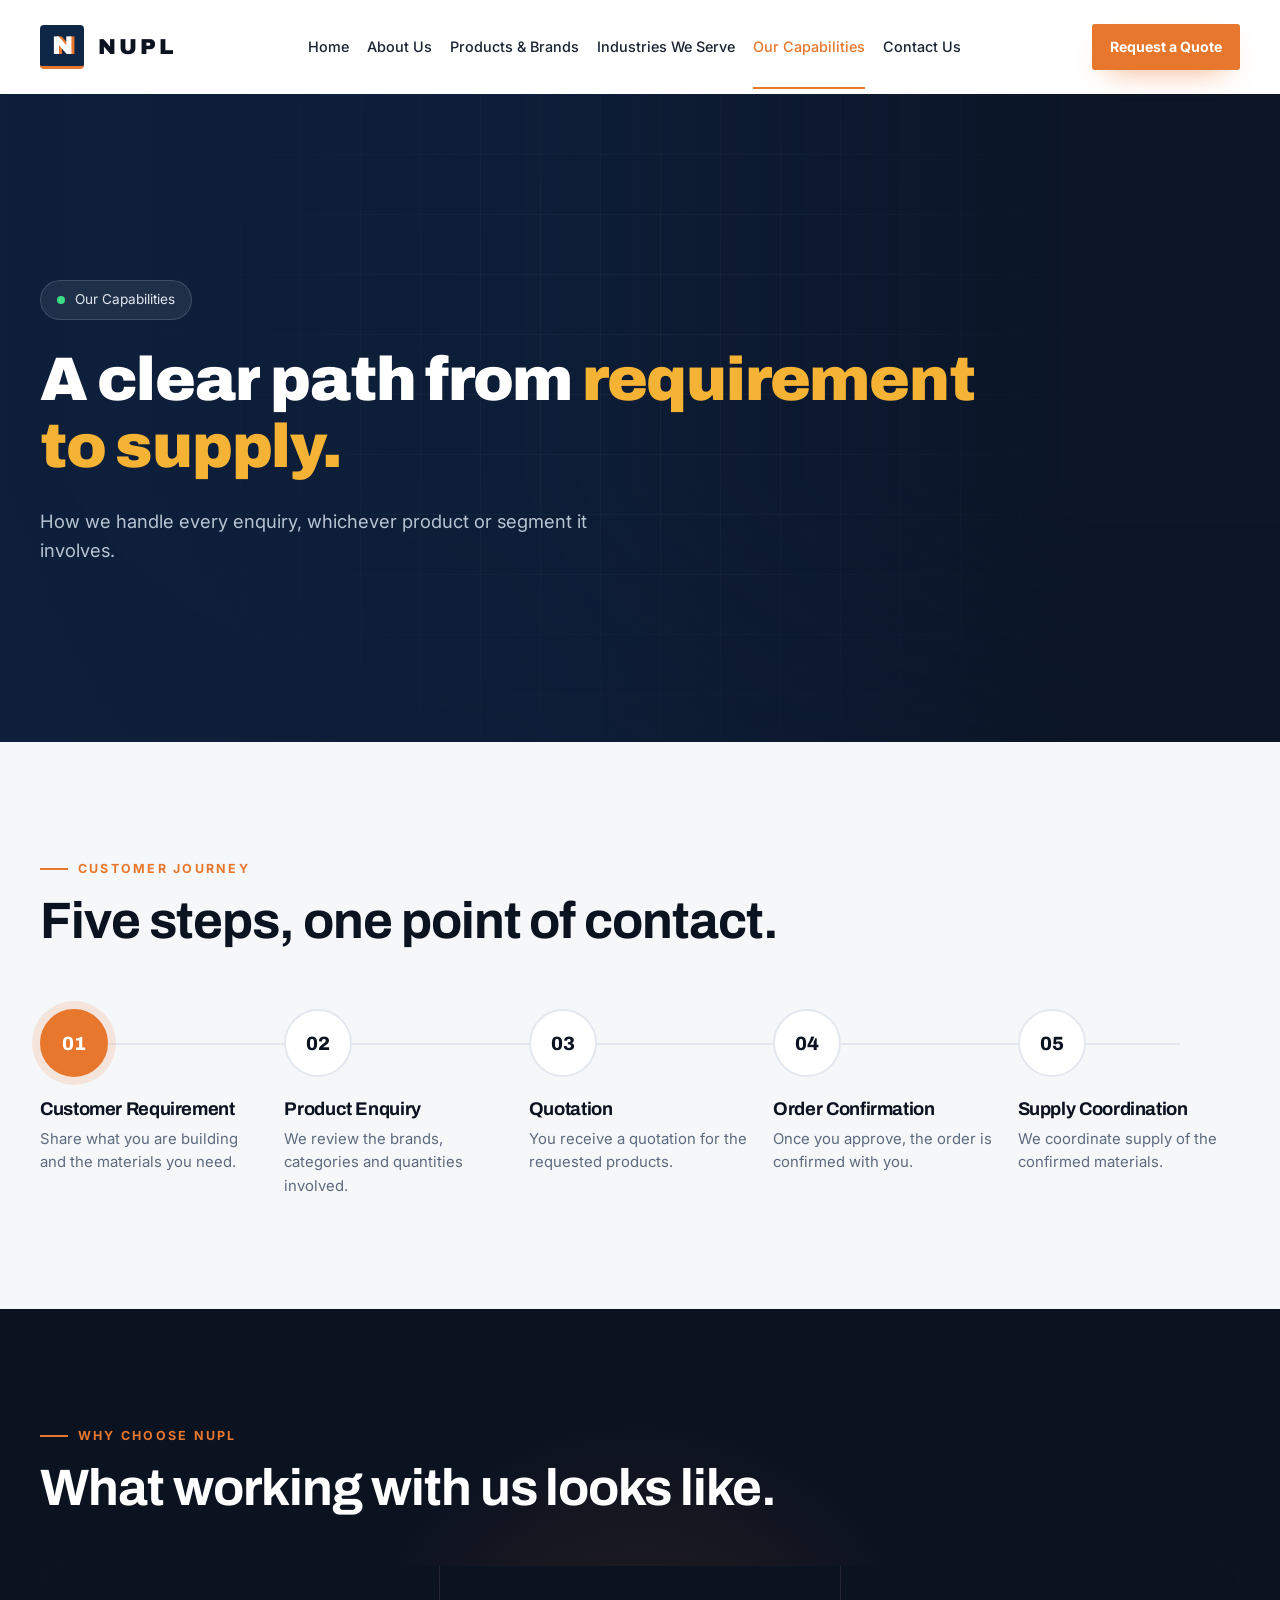
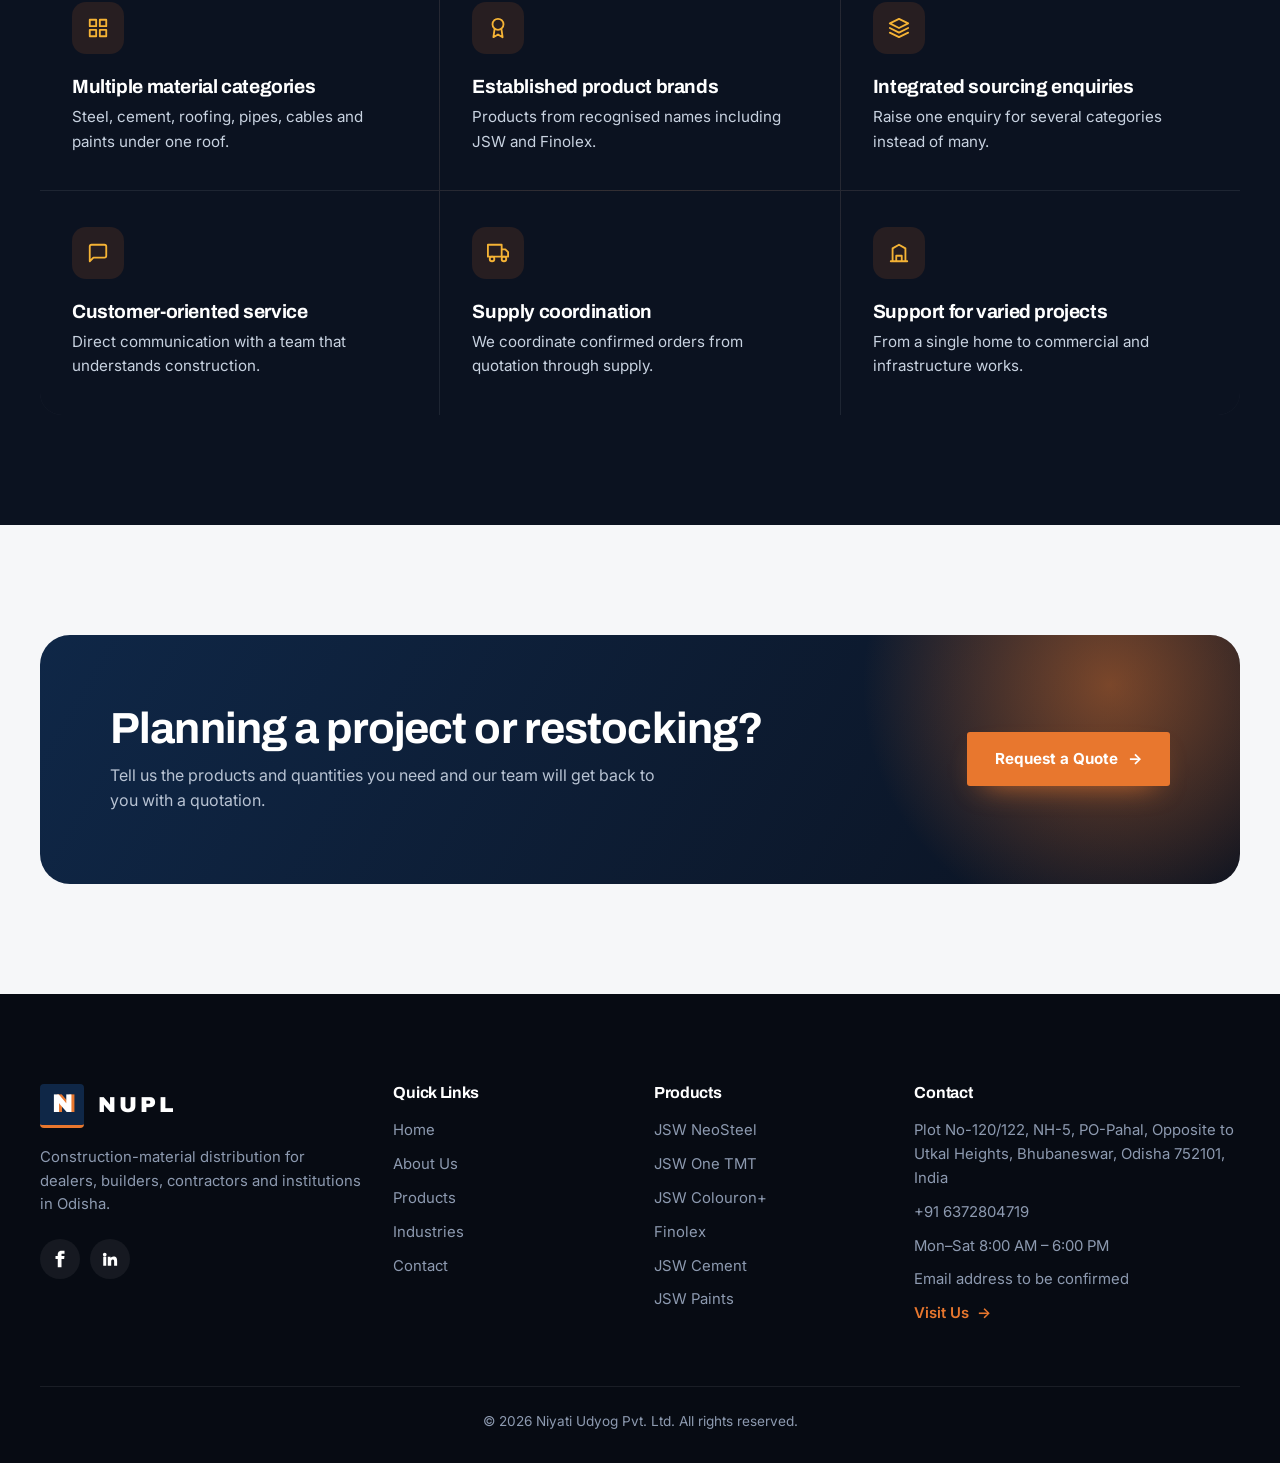
<file: capabilities.html>
<!doctype html>
<html lang="en"><head><meta charset="utf-8"><meta name="viewport" content="width=device-width,initial-scale=1">
<title>Our Capabilities | NUPL – Niyati Udyog Pvt. Ltd.</title>
<meta name="description" content="How NUPL handles every enquiry – from customer requirement to supply coordination.">
<link rel="preconnect" href="https://fonts.googleapis.com"><link rel="preconnect" href="https://fonts.gstatic.com" crossorigin>
<link href="https://fonts.googleapis.com/css2?family=Archivo:wght@600;700;800;900&family=Inter:wght@400;500;600;700&display=swap" rel="stylesheet">
<link rel="stylesheet" href="assets/style.css"></head>
<body data-page="capabilities">
<section class="hero">
  <div class="bg" role="img" aria-label="Warehouse with colour-coated roofing" style="background-image:url(https://images.unsplash.com/photo-1587293852726-70cdb56c2866?auto=format&fit=crop&w=1800&q=70)"></div>
  <div class="wrap">
    <span class="chip fade-in"><i></i>Our Capabilities</span>
    <h1>A clear path from <em>requirement to supply.</em></h1>
    <p class="sub fade-in" style="animation-delay:.8s">How we handle every enquiry, whichever product or segment it involves.</p>
  </div>
</section>
<section><div class="wrap">
  <div data-r style="margin-bottom:60px"><span class="eyebrow">Customer journey</span><h2 class="h2">Five steps, one point of contact.</h2></div>
  <div class="steps" id="steps"></div>
</div></section>
<section class="dark"><div class="spot"></div><div class="wrap" style="position:relative">
  <div data-r><span class="eyebrow">Why choose NUPL</span><h2 class="h2">What working with us looks like.</h2></div>
  <div class="why" id="why" style="margin-top:50px"></div>
</div></section>
<div style="height:110px"></div>
<script src="assets/app.js"></script>
</body></html>
</file>
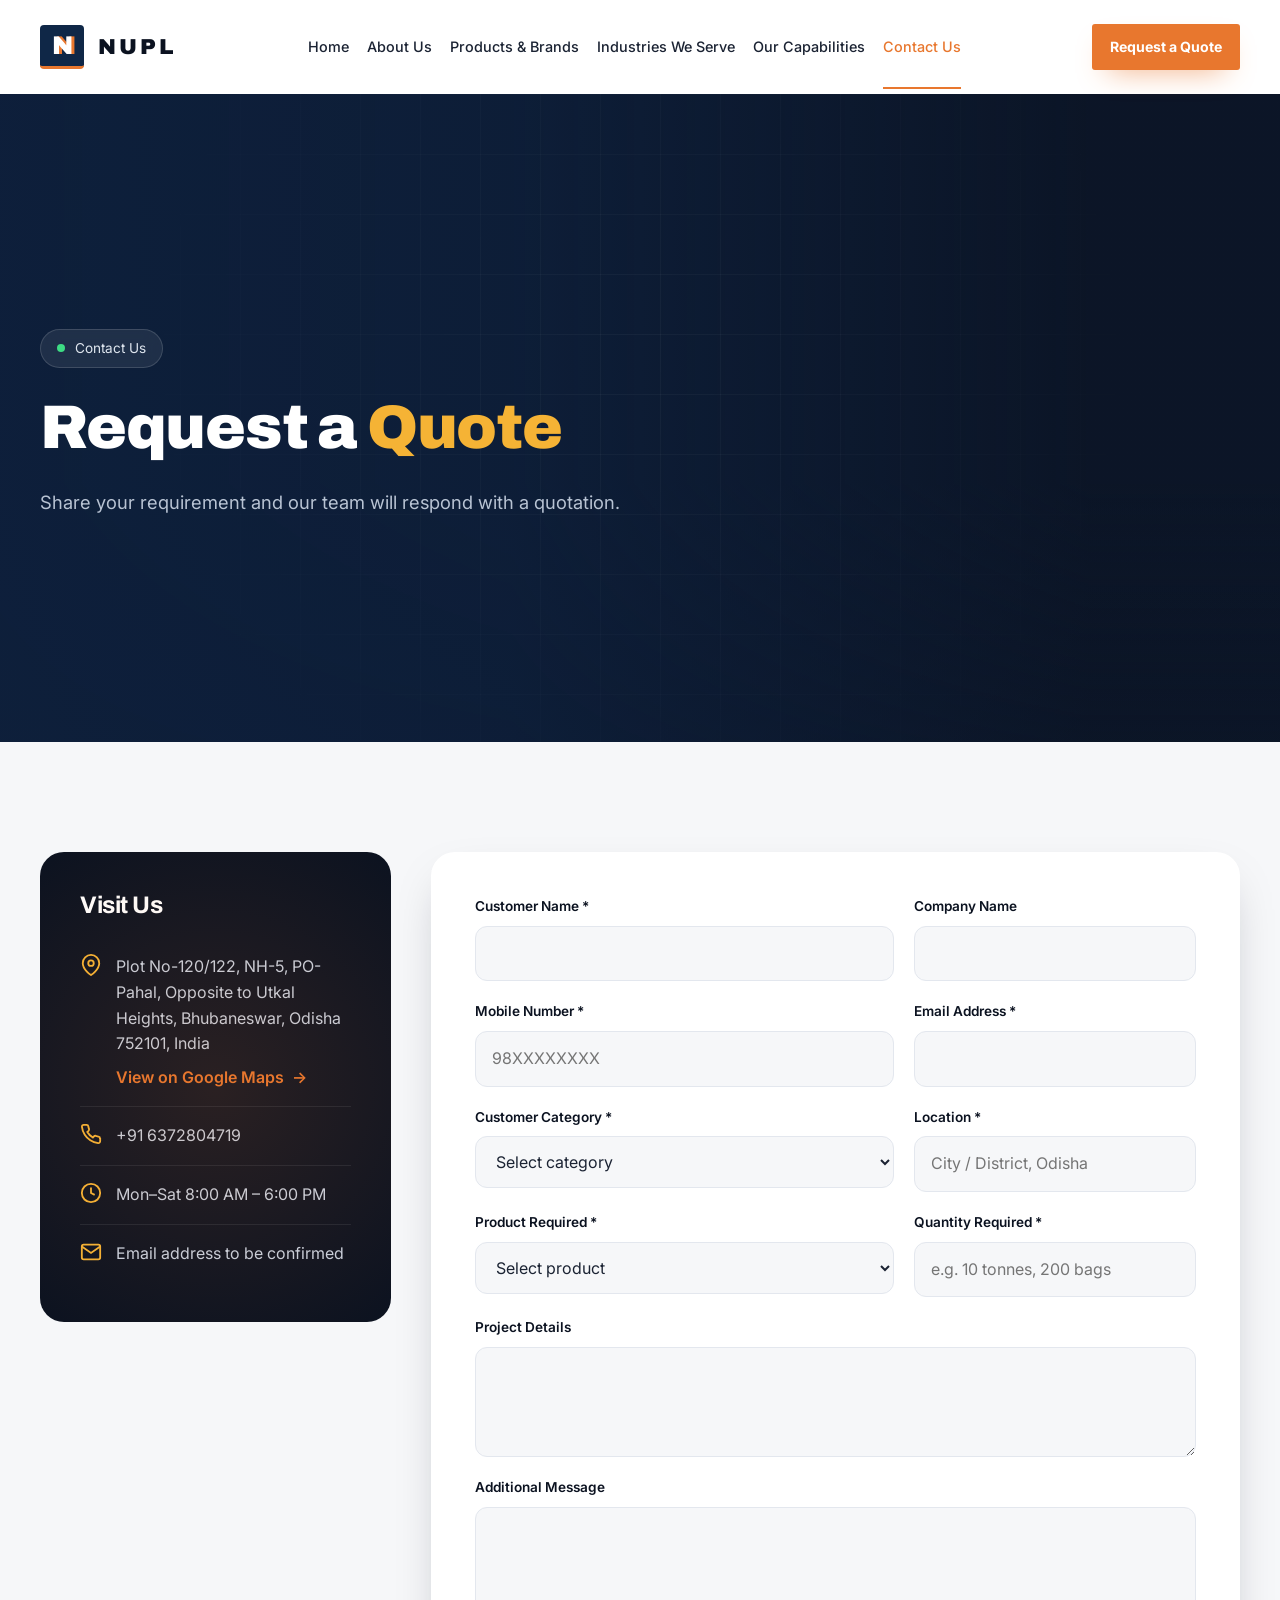
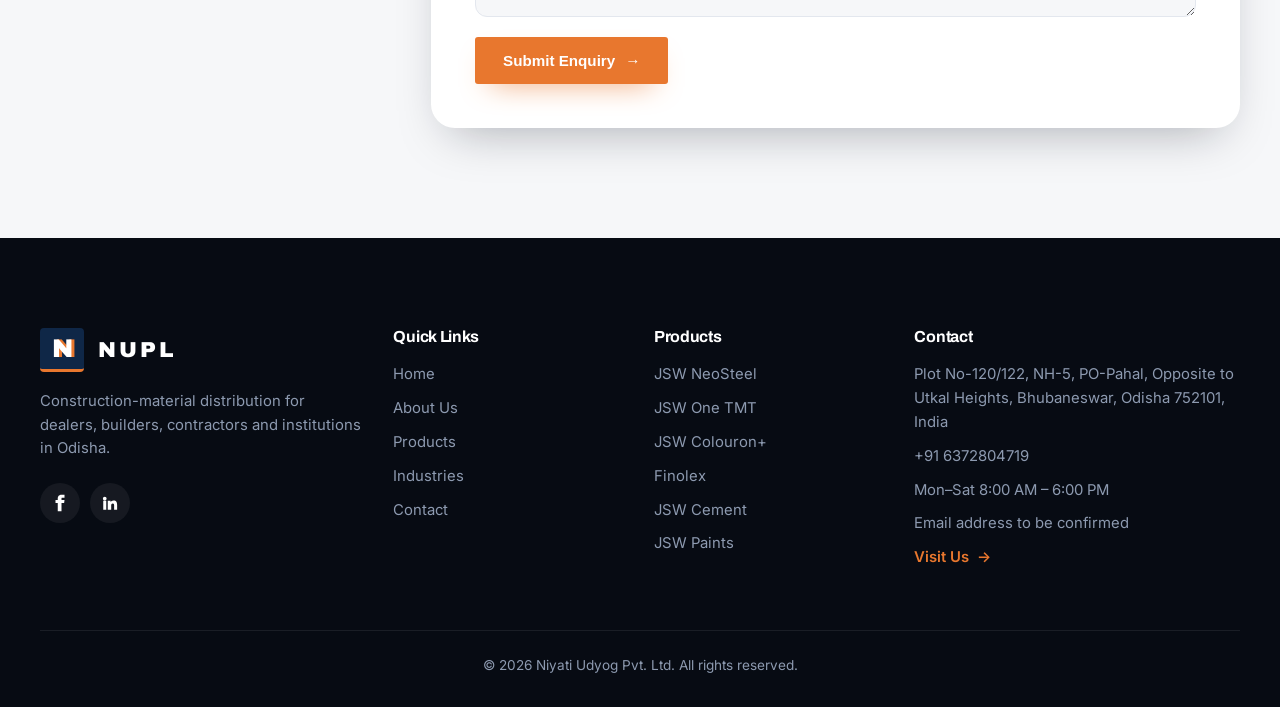
<file: contact.html>
<!doctype html>
<html lang="en"><head><meta charset="utf-8"><meta name="viewport" content="width=device-width,initial-scale=1">
<title>Contact Us – Request a Quote | NUPL</title>
<meta name="description" content="Request a quote from Niyati Udyog Pvt. Ltd., Bhubaneswar, Odisha.">
<link rel="preconnect" href="https://fonts.googleapis.com"><link rel="preconnect" href="https://fonts.gstatic.com" crossorigin>
<link href="https://fonts.googleapis.com/css2?family=Archivo:wght@600;700;800;900&family=Inter:wght@400;500;600;700&display=swap" rel="stylesheet">
<link rel="stylesheet" href="assets/style.css"></head>
<body data-page="contact" data-nocta="1">
<section class="hero">
  <div class="bg" style="background-image:url(https://images.unsplash.com/photo-1599707254554-027aeb4deacd?auto=format&fit=crop&w=1800&q=70)"></div>
  <div class="wrap">
    <span class="chip fade-in"><i></i>Contact Us</span>
    <h1>Request a <em>Quote</em></h1>
    <p class="sub fade-in" style="animation-delay:.6s">Share your requirement and our team will respond with a quotation.</p>
  </div>
</section>
<section><div class="wrap cgrid">
  <aside class="info dark" data-r="l"><div class="spot"></div>
    <h3>Visit Us</h3>
    <div class="row"><svg width="22" height="22" viewBox="0 0 24 24" fill="none" stroke="currentColor" stroke-width="2"><path d="M21 10c0 7-9 13-9 13S3 17 3 10a9 9 0 0 1 18 0z"/><circle cx="12" cy="10" r="3"/></svg><div>Plot No-120/122, NH-5, PO-Pahal, Opposite to Utkal Heights, Bhubaneswar, Odisha 752101, India<br><a class="link" target="_blank" rel="noopener" style="margin-top:8px" href="https://www.google.com/maps/search/?api=1&amp;query=Niyati%20Udyog%20Pvt%20Ltd%2C%20NH-5%2C%20Pahal%2C%20Bhubaneswar%2C%20Odisha%20752101">View on Google Maps <span class="ar">→</span></a></div></div>
    <div class="row"><svg width="22" height="22" viewBox="0 0 24 24" fill="none" stroke="currentColor" stroke-width="2"><path d="M22 16.9v3a2 2 0 0 1-2.2 2 19.8 19.8 0 0 1-8.6-3.1 19.5 19.5 0 0 1-6-6A19.8 19.8 0 0 1 2.1 4.2 2 2 0 0 1 4.1 2h3a2 2 0 0 1 2 1.7c.1.9.4 1.8.7 2.7a2 2 0 0 1-.5 2.1L8 9.8a16 16 0 0 0 6 6l1.3-1.3a2 2 0 0 1 2.1-.4c.9.3 1.8.6 2.7.7a2 2 0 0 1 1.7 2z"/></svg><a href="tel:+916372804719">+91 6372804719</a></div>
    <div class="row"><svg width="22" height="22" viewBox="0 0 24 24" fill="none" stroke="currentColor" stroke-width="2"><circle cx="12" cy="12" r="10"/><path d="M12 6v6l4 2"/></svg>Mon–Sat 8:00 AM – 6:00 PM</div>
    <div class="row" style="border:0"><svg width="22" height="22" viewBox="0 0 24 24" fill="none" stroke="currentColor" stroke-width="2"><rect x="2" y="4" width="20" height="16" rx="2"/><path d="m22 6-10 7L2 6"/></svg>Email address to be confirmed</div>
  </aside>
  <form class="q" novalidate data-r="r">
    <div class="f"><label for="n">Customer Name *</label><input id="n" name="name" required></div>
    <div class="f"><label for="co">Company Name</label><input id="co" name="company"></div>
    <div class="f"><label for="m">Mobile Number *</label><input id="m" name="mobile" type="tel" placeholder="98XXXXXXXX" required></div>
    <div class="f"><label for="e">Email Address *</label><input id="e" name="email" type="email" required></div>
    <div class="f"><label for="category">Customer Category *</label><select id="category" name="category" required><option value="">Select category</option></select></div>
    <div class="f"><label for="l">Location *</label><input id="l" name="location" placeholder="City / District, Odisha" required></div>
    <div class="f"><label for="product">Product Required *</label><select id="product" name="product" required><option value="">Select product</option></select></div>
    <div class="f"><label for="qt">Quantity Required *</label><input id="qt" name="qty" placeholder="e.g. 10 tonnes, 200 bags" required></div>
    <div class="f full"><label for="pd">Project Details</label><textarea id="pd" name="project"></textarea></div>
    <div class="f full"><label for="msg">Additional Message</label><textarea id="msg" name="message"></textarea></div>
    <div class="ok">✔ Thank you! Your enquiry has been received. Our team will get back to you with a quotation.</div>
    <div class="f full"><button class="btn" data-mag type="submit" style="align-self:start">Submit Enquiry <span class="ar">→</span></button></div>
  </form>
</div></section>
<script src="assets/app.js"></script>
</body></html>
</file>
<file: assets/style.css>
:root{
  --ink:#0b1220;--ink2:#121c2e;--navy:#0f2747;--steel:#5b6b80;--line:#e3e7ee;
  --bg:#f6f7f9;--card:#fff;--txt:#1b2333;--muted:#5d6a7e;
  --acc:#e8772e;--acc2:#f5b335;--blue:#1d5fd1;
  --r:18px;--sh:0 20px 50px -20px rgba(11,18,32,.35);
  --ease:cubic-bezier(.2,.8,.2,1);
}
*{box-sizing:border-box;margin:0;padding:0}
html{scroll-behavior:smooth}
body{font-family:Inter,system-ui,sans-serif;color:var(--txt);background:var(--bg);line-height:1.6;overflow-x:hidden}
h1,h2,h3,h4{font-family:Archivo,Inter,sans-serif;line-height:1.1;letter-spacing:-.02em;color:var(--ink)}
a{color:inherit;text-decoration:none}
img{display:block;max-width:100%}
:root{--wrap:1200px;--hh:94px}
.wrap{width:min(var(--wrap),100% - 32px);margin-inline:auto}
section{padding:110px 0;position:relative}
.eyebrow{display:inline-flex;align-items:center;gap:10px;font-size:.78rem;font-weight:700;letter-spacing:.18em;text-transform:uppercase;color:var(--acc)}
.eyebrow::before{content:"";width:28px;height:2px;background:currentColor}
.h2{font-size:clamp(2rem,4.2vw,3.2rem);margin:14px 0 18px}
.lead{font-size:1.1rem;color:var(--muted);max-width:720px}
.head-row{display:flex;justify-content:space-between;align-items:end;gap:24px;flex-wrap:wrap;margin-bottom:50px}

/* progress + header */
#prog{position:fixed;top:0;left:0;height:3px;width:0;background:linear-gradient(90deg,var(--acc),var(--acc2));z-index:100}
header.nav{position:fixed;inset:0 0 auto;z-index:90;transition:.4s var(--ease);padding:22px 0;background:#fff}
header.nav.solid{background:rgba(255,255,255,.94);backdrop-filter:blur(14px);padding:12px 0;box-shadow:0 10px 30px -18px rgba(11,18,32,.4)}
.nav .wrap{display:flex;align-items:center;justify-content:space-between;gap:20px}
.logo{display:flex;align-items:center;gap:14px;color:var(--ink)}
.logo b{font-family:Archivo;font-size:1.5rem;font-weight:900;letter-spacing:.02em;letter-spacing:.14em;color:var(--ink)}
.logo small{white-space:nowrap;display:block;font-size:.62rem;letter-spacing:.24em;color:var(--steel);line-height:1.4;font-weight:600}
.logo .mark{width:50px;height:50px;border-radius:4px;background:var(--navy);display:grid;place-items:center;font:900 1.8rem/1 Archivo;color:#fff;border-bottom:3px solid var(--acc);text-shadow:3px 0 0 var(--acc);transition:transform .6s var(--ease)}
.logo:hover .mark{transform:rotate(-12deg) scale(1.08)}
.menu{display:flex;gap:4px;list-style:none}
.menu a{color:var(--txt);font-size:.98rem;font-weight:500;padding:10px 12px;position:relative;transition:.3s}
.menu a::after{content:"";position:absolute;left:12px;right:12px;bottom:-24px;height:2px;background:var(--acc);transform:scaleX(0);transition:transform .35s var(--ease);transform-origin:left}
.menu a:hover,.menu a.on{color:var(--acc)}
.menu a:hover::after,.menu a.on::after{transform:scaleX(1)}
.burger{display:none;background:none;border:0;width:42px;height:42px;cursor:pointer}
.burger span{display:block;height:2px;background:var(--ink);margin:6px 8px;transition:.3s}
@media(max-width:1180px){
  .menu{position:fixed;inset:0;background:#fff;flex-direction:column;justify-content:center;align-items:center;gap:8px;transform:translateY(-100%);transition:.5s var(--ease)}
  .menu a{font-size:1.4rem}.menu a::after{bottom:2px}
  body.open .menu{transform:none}
  .burger{display:block;z-index:2}
  body.open .burger span:nth-child(1){transform:translateY(8px) rotate(45deg)}
  body.open .burger span:nth-child(2){opacity:0}
  body.open .burger span:nth-child(3){transform:translateY(-8px) rotate(-45deg)}
  .nav .btn{display:none}
}

/* buttons */
.btn{--bg:var(--acc);white-space:nowrap;display:inline-flex;align-items:center;gap:10px;padding:15px 28px;border-radius:3px;font-weight:700;font-size:.95rem;background:var(--bg);color:#fff;border:0;cursor:pointer;position:relative;overflow:hidden;isolation:isolate;transition:transform .3s var(--ease),box-shadow .3s;box-shadow:0 12px 30px -16px var(--acc)}
.btn::before{content:"";position:absolute;inset:0;background:linear-gradient(120deg,var(--acc2),var(--acc));transform:translateX(-101%);transition:transform .5s var(--ease);z-index:-1}
.btn:hover::before{transform:none}
.btn:hover{box-shadow:0 18px 40px -12px var(--acc)}
.btn .ar{transition:transform .3s}
.btn:hover .ar{transform:translateX(5px)}
.btn.ghost{background:transparent;color:#fff;box-shadow:inset 0 0 0 1.5px rgba(255,255,255,.7)}
.btn.ghost::before{background:#fff}
.btn.ghost:hover{color:var(--ink)}
.btn.dark{background:var(--ink);box-shadow:none}
.link{font-weight:600;color:var(--acc);display:inline-flex;gap:8px;align-items:center}
.link:hover .ar{transform:translateX(5px)}
.link .ar{transition:.3s}

/* hero */
.hero{margin-top:var(--hh);min-height:72vh;display:flex;align-items:center;background:var(--ink);color:#fff;overflow:hidden;padding:100px 0 90px;perspective:1400px}
.hero.full{min-height:calc(100vh - var(--hh))}
.brand{display:flex;align-items:center;gap:20px}.brand .mark{width:80px;height:80px;border-radius:6px;background:rgba(11,18,32,.85);display:grid;place-items:center;font:900 2.8rem/1 Archivo;color:#fff;text-shadow:4px 0 0 var(--acc);box-shadow:0 20px 40px -10px #000}.brand b{display:block;font:800 1.5rem Archivo;color:#fff}.brand span{font-size:.9rem;font-weight:600;color:#dfe6ef}
.hero .bg{position:absolute;inset:-6%;background-size:cover;background-position:center right;transform:scale(1.1);animation:kb 22s ease-in-out infinite alternate;will-change:transform}
@keyframes kb{to{transform:scale(1.2) translate(-2%,-2%)}}
.hero::before{content:"";position:absolute;inset:0;background:linear-gradient(90deg,rgba(14,32,60,.96) 0%,rgba(14,32,60,.85) 40%,rgba(14,32,60,.25) 85%),linear-gradient(0deg,rgba(11,18,32,.7),transparent 40%);z-index:1}
.hero::after{content:"";position:absolute;inset:0;background-image:linear-gradient(rgba(255,255,255,.04) 1px,transparent 1px),linear-gradient(90deg,rgba(255,255,255,.04) 1px,transparent 1px);background-size:60px 60px;mask:radial-gradient(circle at 50% 40%,#000,transparent 75%);z-index:1}
.hero .wrap{position:relative;z-index:3}
.hero h1{color:#fff;font-size:clamp(2.3rem,4.8vw,4.3rem);font-weight:900;margin:26px 0 26px;max-width:1000px}
.hero h1 .w{display:inline-block;overflow:hidden;vertical-align:bottom}
.hero h1 .w>span{display:inline-block;transform:translateY(110%);animation:up .9s var(--ease) forwards}
.hero h1 em{font-style:normal;color:var(--acc2)}
@keyframes up{to{transform:none}}
.hero p.sub{color:#b8c3d3;font-size:1.15rem;max-width:620px}
.hero .cta{display:flex;gap:14px;flex-wrap:wrap;margin-top:34px}
.chip{display:inline-flex;align-items:center;gap:10px;padding:8px 16px;border-radius:999px;background:rgba(255,255,255,.08);border:1px solid rgba(255,255,255,.14);backdrop-filter:blur(8px);font-size:.85rem;color:#dfe6ef}
.chip i{width:8px;height:8px;border-radius:50%;background:#3ddc84;box-shadow:0 0 0 0 #3ddc84;animation:ping 2s infinite}
@keyframes ping{70%{box-shadow:0 0 0 10px transparent}}
.meta{display:flex;gap:26px;flex-wrap:wrap;margin-top:40px;color:#c8d2e0;font-size:.92rem}
.meta a:hover{color:var(--acc2)}
.fade-in{opacity:0;transform:translateY(24px);animation:fi 1s var(--ease) forwards}
@keyframes fi{to{opacity:1;transform:none}}
.scroll-cue{position:absolute;left:50%;bottom:28px;z-index:3;width:26px;height:42px;border:2px solid rgba(255,255,255,.4);border-radius:14px;transform:translateX(-50%)}
.scroll-cue::after{content:"";position:absolute;left:50%;top:8px;width:4px;height:8px;border-radius:2px;background:#fff;transform:translateX(-50%);animation:cue 1.8s infinite}
@keyframes cue{to{transform:translate(-50%,14px);opacity:0}}

/* Home hero TMT image */
.hero.full .bg{opacity:.35}
.hero.full::before{background:linear-gradient(90deg,rgba(14,32,60,.97) 0%,rgba(14,32,60,.9) 45%,rgba(14,32,60,.7) 100%)}
.hero.full .wrap>*{max-width:min(39rem,46vw)}
.hero.full h1{font-size:clamp(2.2rem,3.9vw,3.6rem)}
.tmt-hero{position:absolute;right:max(-2vw,calc((100vw - var(--wrap))/2 - 120px));top:52%;width:min(54vw,calc(var(--wrap) * .66));z-index:2;perspective:1200px;translate:0 -50%}
.tmt-hero .t{position:relative;transition:transform .35s cubic-bezier(.2,.8,.2,1);animation:tIn 1.6s cubic-bezier(.2,.8,.2,1) .3s both;
  -webkit-mask-image:linear-gradient(90deg,transparent 0,#000 16%,#000 90%,transparent 100%),linear-gradient(180deg,transparent 0,#000 34%,#000 80%,transparent 100%);-webkit-mask-composite:source-in;mask-image:linear-gradient(90deg,transparent 0,#000 16%,#000 90%,transparent 100%),linear-gradient(180deg,transparent 0,#000 34%,#000 80%,transparent 100%);mask-composite:intersect}
.tmt-hero img{width:100%;height:auto;filter:contrast(1.1) saturate(1.05) brightness(1.04)}
.tmt-hero .shine{position:absolute;inset:0;pointer-events:none;background:linear-gradient(105deg,transparent 35%,rgba(255,255,255,.32) 48%,transparent 60%);background-size:250% 100%;mix-blend-mode:overlay;animation:shine 5s ease-in-out 2s infinite}
.tmt-hero .spot{position:absolute;inset:0;pointer-events:none;background:radial-gradient(320px circle at var(--gx,30%) var(--gy,60%),rgba(255,255,255,.22),transparent 60%);mix-blend-mode:soft-light}
@keyframes tIn{from{opacity:0;transform:translateZ(-400px) translateX(120px) rotateY(-18deg);filter:blur(8px)}to{opacity:1;transform:none;filter:none}}
@keyframes shine{0%{background-position:150% 0}60%,100%{background-position:-60% 0}}
@media(max-width:1180px){.tmt-hero{position:relative;right:auto;top:auto;translate:none;width:min(100%,780px);margin:30px auto 0}.hero.full{flex-direction:column;align-items:stretch;justify-content:center}.hero.full .wrap>*{max-width:720px}}

/* brand strip */
.strip{background:var(--ink2);color:#fff;padding:0;overflow:hidden;border-top:1px solid rgba(255,255,255,.06)}
.marq{display:flex;width:max-content;animation:mq 40s linear infinite}
.strip:hover .marq{animation-play-state:paused}
@keyframes mq{to{transform:translateX(-50%)}}
.marq a{display:flex;flex-direction:column;padding:28px 46px;border-right:1px solid rgba(255,255,255,.08);transition:.3s;min-width:240px}
.marq a b{font-family:Archivo;font-size:1.25rem}
.marq a span{font-size:.82rem;color:#8d9ab0}
.marq a:hover{background:rgba(232,119,46,.12)}
.marq a:hover b{color:var(--acc2)}

/* reveal */
[data-r]{opacity:0;transform:translateY(40px);transition:opacity .9s var(--ease),transform .9s var(--ease);transition-delay:var(--d,0s)}
[data-r="l"]{transform:translateX(-50px)}[data-r="r"]{transform:translateX(50px)}[data-r="z"]{transform:scale(.92)}
[data-r].in{opacity:1;transform:none}

/* 3d tilt image card */
.tilt{transform-style:preserve-3d;transition:transform .5s var(--ease);will-change:transform;position:relative}
.ph{position:relative;border-radius:var(--r);overflow:hidden;background:linear-gradient(135deg,#1d2a40,#3b4a63);transform-style:preserve-3d;box-shadow:var(--sh)}
.ph img{width:100%;height:100%;object-fit:cover;transition:transform 1s var(--ease)}
.tilt:hover .ph img{transform:scale(1.1)}
.ph::after{content:"";position:absolute;inset:0;background:radial-gradient(400px circle at var(--gx,50%) var(--gy,50%),rgba(255,255,255,.28),transparent 45%);opacity:0;transition:opacity .4s;pointer-events:none}
.tilt:hover .ph::after{opacity:1}
.pop{transform:translateZ(60px)}

/* about intro */
.split{display:grid;grid-template-columns:1.05fr 1fr;gap:70px;align-items:center}
@media(max-width:900px){.split{grid-template-columns:1fr;gap:40px}}
.stack{position:relative;height:520px}
.stack .ph{position:absolute}
.stack .a{inset:0 22% 18% 0}
.stack .b{inset:40% 0 0 34%;border:6px solid var(--bg)}
.badge3d{position:absolute;left:-20px;bottom:30px;background:var(--acc);color:#fff;padding:20px 24px;border-radius:16px;font-weight:700;box-shadow:0 20px 40px -12px var(--acc);transform:translateZ(90px);z-index:3;max-width:220px;font-size:.92rem;line-height:1.3}
.badge3d b{display:block;font:900 1.6rem Archivo}

/* product cards */
.grid{display:grid;gap:26px}
.g3{grid-template-columns:repeat(auto-fill,minmax(330px,1fr))}
.pcard{background:var(--card);border-radius:22px;overflow:hidden;box-shadow:0 1px 0 var(--line),0 10px 30px -18px rgba(11,18,32,.25);display:flex;flex-direction:column;transition:box-shadow .4s,transform .5s var(--ease)}
.pcard:hover{box-shadow:0 40px 70px -30px rgba(11,18,32,.45)}
.pcard .ph{height:240px;border-radius:0;box-shadow:none}
.pcard .tag{position:absolute;left:16px;top:16px;z-index:2;background:rgba(11,18,32,.75);backdrop-filter:blur(6px);color:#fff;font-size:.75rem;font-weight:600;padding:6px 12px;border-radius:999px;transform:translateZ(40px)}
.pcard .body{padding:26px;display:flex;flex-direction:column;flex:1;transform:translateZ(30px)}
.pcard h3{font-size:1.5rem;margin-bottom:10px}
.pcard p{color:var(--muted);font-size:.95rem;flex:1}
.pcard .link{margin-top:20px}
.num-badge{position:absolute;right:16px;top:16px;z-index:2;font:900 3rem Archivo;color:rgba(255,255,255,.9);text-shadow:0 10px 20px rgba(0,0,0,.4);transform:translateZ(80px)}

/* industries */
.ind{display:grid;grid-template-columns:repeat(5,1fr);gap:16px;height:460px}
.ind a{position:relative;border-radius:20px;overflow:hidden;transition:flex .6s var(--ease)}
@media(min-width:901px){.ind{display:flex}.ind a{flex:1}.ind a:hover{flex:2.6}}
@media(max-width:900px){.ind{grid-template-columns:1fr 1fr;height:auto}.ind a{height:240px}}
.ind img{position:absolute;inset:0;width:100%;height:100%;object-fit:cover;transition:transform 1.2s var(--ease)}
.ind a:hover img{transform:scale(1.12)}
.ind a::after{content:"";position:absolute;inset:0;background:linear-gradient(180deg,transparent 35%,rgba(11,18,32,.92))}
.ind span{position:absolute;left:22px;right:22px;bottom:22px;z-index:2;color:#fff;font:700 1.2rem Archivo}
.ind small{display:block;font:600 .72rem Inter;letter-spacing:.15em;color:var(--acc2);margin-bottom:6px}

/* why */
.dark{background:var(--ink);color:#c8d2e0}
.dark h2,.dark h3{color:#fff}
.dark .lead{color:#9aa8bd}
.spot{position:absolute;inset:0;background:radial-gradient(600px circle at var(--mx,50%) var(--my,50%),rgba(232,119,46,.14),transparent 50%);pointer-events:none}
.why{display:grid;grid-template-columns:repeat(auto-fill,minmax(320px,1fr));gap:1px;background:rgba(255,255,255,.08);border-radius:22px;overflow:hidden}
.why div{background:var(--ink);padding:36px 32px;position:relative;transition:background .4s}
.why div:hover{background:#111b2c}
.why .ic{width:52px;height:52px;border-radius:14px;display:grid;place-items:center;background:rgba(232,119,46,.12);color:var(--acc2);margin-bottom:22px;transition:transform .5s var(--ease)}
.why div:hover .ic{transform:rotate(-10deg) scale(1.12);background:var(--acc);color:#fff}
.why h3{font-size:1.2rem;margin-bottom:8px}
.why p{font-size:.95rem}

/* steps */
.steps{display:grid;grid-template-columns:repeat(5,1fr);gap:22px;position:relative}
.steps::before,.steps::after{content:"";position:absolute;top:34px;left:5%;right:5%;height:2px;background:var(--line)}
.steps::after{background:linear-gradient(90deg,var(--acc),var(--acc2));transform:scaleX(var(--p,0));transform-origin:left;transition:transform .2s linear}
.step{position:relative;z-index:1;text-align:left}
.step .n{width:68px;height:68px;border-radius:50%;display:grid;place-items:center;background:#fff;border:2px solid var(--line);font:800 1.2rem Archivo;color:var(--ink);transition:.5s var(--ease);margin-bottom:22px}
.step.lit .n{background:var(--acc);border-color:var(--acc);color:#fff;box-shadow:0 0 0 8px rgba(232,119,46,.15)}
.step:hover .n{transform:translateY(-6px) rotate(8deg)}
.step h3{font-size:1.15rem;margin-bottom:8px}
.step p{color:var(--muted);font-size:.93rem}
@media(max-width:900px){.steps{grid-template-columns:1fr}.steps::before,.steps::after{display:none}}

/* testimonials */
.tst{position:relative;overflow:hidden}
.tst-track{display:flex;transition:transform .8s var(--ease)}
.tst-item{flex:0 0 100%;padding:10px}
.tst blockquote{background:#fff;border-radius:26px;padding:54px;box-shadow:var(--sh);position:relative;font-size:1.25rem;line-height:1.7;color:var(--txt)}
.tst blockquote::before{content:"\201C";position:absolute;top:-10px;right:40px;font:900 9rem/1 Archivo;color:rgba(232,119,46,.15)}
.tst cite{display:flex;align-items:center;gap:14px;margin-top:28px;font-style:normal}
.tst cite i{width:48px;height:48px;border-radius:50%;background:linear-gradient(135deg,var(--navy),var(--blue));color:#fff;display:grid;place-items:center;font:800 1rem Archivo;font-style:normal}
.tst cite b{display:block;font-family:Archivo}
.tst cite small{color:var(--muted)}
.dots{display:flex;gap:8px;justify-content:center;margin-top:28px}
.dots button{width:10px;height:10px;border-radius:999px;border:0;background:#cfd6e0;cursor:pointer;transition:.4s var(--ease)}
.dots button{position:relative;overflow:hidden}.dots button.on{width:60px;background:#f3d3bf}.dots button.on::after{content:"";position:absolute;inset:0;background:var(--acc);transform-origin:left;animation:fill 15s linear forwards}@keyframes fill{from{transform:scaleX(0)}}
@media(max-width:700px){.tst blockquote{padding:32px;font-size:1.05rem}}

/* CTA */
.cta-band{padding:0 0 110px}
.cta-box{border-radius:30px;padding:70px;background:linear-gradient(120deg,var(--navy),var(--ink));color:#fff;position:relative;overflow:hidden;display:flex;justify-content:space-between;align-items:center;gap:30px;flex-wrap:wrap}
.cta-box::before{content:"";position:absolute;width:500px;height:500px;right:-120px;top:-200px;border-radius:50%;background:radial-gradient(circle,rgba(232,119,46,.5),transparent 70%);animation:orb 8s ease-in-out infinite alternate}
@keyframes orb{to{transform:translate(-80px,80px) scale(1.2)}}
.cta-box h2{color:#fff;font-size:clamp(1.8rem,3.4vw,2.8rem);margin-bottom:10px}
.cta-box p{color:#b8c3d3;max-width:560px}
.cta-box>*{position:relative}
@media(max-width:700px){.cta-box{padding:40px 26px}}

/* footer */
footer{background:#070b13;color:#8d9ab0;padding:90px 0 30px;font-size:.93rem}
.fgrid{display:grid;grid-template-columns:1.4fr 1fr 1fr 1.4fr;gap:40px}
@media(max-width:900px){.fgrid{grid-template-columns:1fr 1fr}}
@media(max-width:560px){.fgrid{grid-template-columns:1fr}}
footer h4{color:#fff;font-size:1rem;margin-bottom:18px}
footer ul{list-style:none;display:grid;gap:10px}
footer ul a{transition:.3s;display:inline-block}
footer ul a:hover{color:#fff;transform:translateX(5px)}
.soc{display:flex;gap:10px;margin-top:22px}
.soc a{width:40px;height:40px;border-radius:50%;display:grid;place-items:center;background:rgba(255,255,255,.06);color:#fff;transition:.3s}
.soc a:hover{background:var(--acc);transform:translateY(-4px)}
.copy{border-top:1px solid rgba(255,255,255,.08);margin-top:60px;padding-top:24px;text-align:center;font-size:.85rem}

/* about page */
.plist{display:grid;grid-template-columns:repeat(auto-fill,minmax(250px,1fr));gap:16px;margin:40px 0}
.plist a{padding:24px;border-radius:16px;background:#fff;border:1px solid var(--line);transition:.4s var(--ease);position:relative;overflow:hidden}
.plist a::before{content:"";position:absolute;inset:0;background:linear-gradient(135deg,var(--acc),var(--acc2));transform:translateY(101%);transition:transform .45s var(--ease)}
.plist a:hover::before{transform:none}
.plist a:hover{color:#fff;transform:translateY(-6px);box-shadow:var(--sh)}
.plist a *{position:relative}
.plist b{display:block;font:800 1.2rem Archivo}
.plist span{font-size:.88rem;opacity:.75}
.focus{display:grid;gap:0;border-top:1px solid var(--line)}
.focus>div{display:grid;grid-template-columns:110px 1fr 1.3fr;gap:30px;padding:34px 10px;border-bottom:1px solid var(--line);align-items:center;transition:.4s var(--ease);position:relative}
.focus>div:hover{background:#fff;padding-left:30px}
.focus .n{font:900 2.4rem Archivo;color:transparent;-webkit-text-stroke:1.5px var(--steel);transition:.4s}
.focus>div:hover .n{color:var(--acc);-webkit-text-stroke-color:var(--acc)}
.focus h3{font-size:1.3rem}
.focus p{color:var(--muted)}
@media(max-width:800px){.focus>div{grid-template-columns:1fr;gap:8px}}
.quote{font:800 clamp(1.4rem,2.6vw,2rem)/1.3 Archivo;color:var(--ink);border-left:4px solid var(--acc);padding-left:24px;margin-top:30px}

/* products page */
.tabs{position:sticky;top:74px;z-index:20;background:rgba(246,247,249,.9);backdrop-filter:blur(12px);border-bottom:1px solid var(--line)}
.tabs .wrap{display:flex;gap:6px;overflow-x:auto;padding:12px 0;scrollbar-width:none}
.tabs a{white-space:nowrap;padding:9px 18px;border-radius:999px;font-weight:600;font-size:.9rem;color:var(--muted);transition:.3s}
.tabs a:hover{color:var(--ink);background:#fff}
.tabs a.on{background:var(--ink);color:#fff}
.prod{display:grid;grid-template-columns:1fr 1fr;gap:60px;align-items:center;padding:70px 0;border-bottom:1px solid var(--line);scroll-margin-top:130px}
.prod.flip .tilt{order:2}
.prod .ph{height:460px}
.prod h2{font-size:clamp(2rem,4vw,3rem);margin:10px 0 6px}
.prod .tagline{font:700 1.15rem Archivo;color:var(--acc);margin-bottom:14px}
.prod p{color:var(--muted)}
.uses{display:flex;flex-wrap:wrap;gap:10px;margin:24px 0 30px}
.uses span{padding:8px 14px;border-radius:999px;background:#fff;border:1px solid var(--line);font-size:.86rem;font-weight:500;transition:.3s}
.uses span:hover{border-color:var(--acc);color:var(--acc);transform:translateY(-3px)}
@media(max-width:900px){.prod{grid-template-columns:1fr;gap:30px}.prod.flip .tilt{order:0}.prod .ph{height:300px}}
.deep{background:#fff;border-radius:28px;padding:60px;margin:10px 0 70px;box-shadow:0 1px 0 var(--line)}
.deep h3{font-size:1.6rem;margin:40px 0 16px}
.deep h4{font-size:1.1rem;margin:18px 0 8px}
.deep p{color:var(--muted);margin-bottom:12px}
.deep ul{padding-left:20px;color:var(--muted);margin-bottom:12px}
@media(max-width:700px){.deep{padding:28px 20px}}
.acc{border:1px solid var(--line);border-radius:16px;margin-bottom:12px;overflow:hidden;transition:.3s}
.acc.open{box-shadow:var(--sh);border-color:transparent}
.acc button{width:100%;text-align:left;background:none;border:0;padding:22px 26px;font:700 1.1rem Archivo;color:var(--ink);cursor:pointer;display:flex;justify-content:space-between;align-items:center}
.acc button i{width:30px;height:30px;border-radius:50%;background:var(--bg);display:grid;place-items:center;font-style:normal;transition:.4s var(--ease)}
.acc.open button i{transform:rotate(45deg);background:var(--acc);color:#fff}
.acc .in{display:grid;grid-template-rows:0fr;transition:grid-template-rows .5s var(--ease)}
.acc.open .in{grid-template-rows:1fr}
.acc .in>div{overflow:hidden;padding:0 26px}
.acc.open .in>div{padding-bottom:20px}
.feat{display:grid;grid-template-columns:repeat(auto-fill,minmax(300px,1fr));gap:18px;margin-top:20px}
.feat div{padding:26px;border-radius:18px;background:var(--bg);transition:.4s var(--ease)}
.feat div:hover{background:var(--ink);transform:translateY(-6px)}
.feat div:hover h4{color:#fff}.feat div:hover p{color:#9aa8bd}
.feat h4{margin-top:0}
.note{font-size:.85rem;color:var(--muted);text-align:center;padding:30px 0}

/* industries page */
.seg{display:grid;grid-template-columns:1.1fr 1fr;gap:60px;align-items:center;padding:60px 0;scroll-margin-top:90px}
.seg:nth-child(even) .tilt{order:2}
.seg .ph{height:440px}
.seg small{font-weight:700;letter-spacing:.18em;color:var(--acc);font-size:.78rem}
.seg h2{font-size:clamp(1.8rem,3.4vw,2.6rem);margin:10px 0 16px}
.seg p{color:var(--muted)}
.seg h5{margin:24px 0 10px;font-size:.8rem;letter-spacing:.14em;text-transform:uppercase;color:var(--ink)}
.req{list-style:none;display:grid;grid-template-columns:1fr 1fr;gap:10px;margin-bottom:28px}
.req li{display:flex;gap:10px;align-items:center;font-weight:500}
.req li::before{content:"";width:20px;height:20px;border-radius:6px;background:var(--acc) url("data:image/svg+xml,%3Csvg xmlns='http://www.w3.org/2000/svg' viewBox='0 0 24 24' fill='none' stroke='white' stroke-width='3'%3E%3Cpath d='M5 12l5 5 9-10'/%3E%3C/svg%3E") center/14px no-repeat;flex:none}
@media(max-width:900px){.seg{grid-template-columns:1fr;gap:30px}.seg:nth-child(even) .tilt{order:0}.seg .ph{height:280px}}

/* contact */
.cgrid{display:grid;grid-template-columns:1fr 1.5fr;gap:40px;align-items:start}
@media(max-width:900px){.cgrid{grid-template-columns:1fr}}
.info{background:var(--ink);color:#c8d2e0;border-radius:24px;padding:40px;position:sticky;top:100px;overflow:hidden}
.info h3{color:#fff;margin-bottom:20px;font-size:1.5rem}
.info .row{display:flex;gap:14px;padding:16px 0;border-bottom:1px solid rgba(255,255,255,.08)}
.info .row svg{flex:none;color:var(--acc2)}
.info a:hover{color:#fff}
form.q{background:#fff;border-radius:24px;padding:44px;box-shadow:var(--sh);display:grid;grid-template-columns:1fr 1fr;gap:20px}
@media(max-width:600px){form.q{grid-template-columns:1fr;padding:26px}}
.f{display:flex;flex-direction:column;gap:8px}
.f.full{grid-column:1/-1}
.f label{font-size:.85rem;font-weight:600;color:var(--ink)}
.f input,.f select,.f textarea{font:inherit;padding:14px 16px;border-radius:12px;border:1.5px solid var(--line);background:var(--bg);transition:.3s;color:var(--txt)}
.f textarea{min-height:110px;resize:vertical}
.f input:focus,.f select:focus,.f textarea:focus{outline:0;border-color:var(--acc);background:#fff;box-shadow:0 0 0 4px rgba(232,119,46,.12)}
.f.err input,.f.err select{border-color:#d93025;animation:shake .4s}
@keyframes shake{25%{transform:translateX(-6px)}75%{transform:translateX(6px)}}
.ok{grid-column:1/-1;padding:16px;border-radius:12px;background:#e8f7ee;color:#137a3f;font-weight:600;display:none}
.ok.show{display:block;animation:fi .6s var(--ease)}

/* cursor glow */
.glow{position:fixed;width:340px;height:340px;border-radius:50%;pointer-events:none;z-index:0;background:radial-gradient(circle,rgba(232,119,46,.09),transparent 65%);transform:translate(-50%,-50%);transition:opacity .3s;top:0;left:0}
@media(hover:none){.glow{display:none}}
@media(prefers-reduced-motion:reduce){*,*::before,*::after{animation:none!important;transition:none!important}[data-r]{opacity:1;transform:none}.hero h1 .w>span{transform:none}}

.flogo,.flogo b{color:#fff}.flogo small{color:#8d9ab0}

/* ===== Responsive ===== */
.menu a,.logo b{white-space:nowrap}
.hero h1,.h2{overflow-wrap:break-word}
/* Large screens */
@media(min-width:1600px){:root{--wrap:1360px}html{font-size:17px}}
@media(min-width:2000px){:root{--wrap:1560px}html{font-size:18px}section{padding:140px 0}.pcard .ph{height:300px}.ind{height:560px}.prod .ph,.seg .ph{height:560px}}
@media(min-width:2400px){:root{--wrap:1800px}html{font-size:20px}}
/* Laptop */
@media(max-width:1280px){.fgrid{gap:28px}.split{gap:50px}}
/* Tablet */
@media(max-width:1180px){:root{--hh:74px}header.nav{padding:12px 0}
  .steps{grid-template-columns:repeat(3,1fr);row-gap:40px}.steps::before,.steps::after{display:none}
  .ind{display:grid;grid-template-columns:repeat(3,1fr);height:auto}.ind a{height:260px}}
@media(max-width:900px){section{padding:80px 0}.cta-band{padding-bottom:80px}
  .info{position:relative;top:0}.stack{height:440px}.head-row{margin-bottom:34px}
  .ind{grid-template-columns:1fr 1fr}.why{grid-template-columns:1fr 1fr}}
/* Mobile */
@media(max-width:600px){
  section{padding:64px 0}.cta-band{padding-bottom:64px}
  .hero{padding:56px 0 60px;min-height:0}.hero.full{min-height:0}.hero p.sub{font-size:1rem}
  .hero h1{font-size:clamp(1.9rem,8.4vw,2.6rem);margin:20px 0}
  .hero .cta{flex-direction:column;align-items:stretch}.hero .cta .btn{justify-content:center}
  .meta{gap:12px;flex-direction:column;margin-top:26px}
  .brand .mark{width:58px;height:58px;font-size:2rem}.brand b{font-size:1.15rem}
  .scroll-cue{display:none}
  .h2{font-size:clamp(1.65rem,7vw,2.1rem)}.lead{font-size:1rem}
  .stack{height:340px}.badge3d{left:8px;bottom:8px;padding:14px 16px;font-size:.8rem}.badge3d b{font-size:1.2rem}
  .g3{grid-template-columns:1fr}.pcard .ph{height:210px}
  .ind{grid-template-columns:1fr}.ind a{height:200px}
  .why{grid-template-columns:1fr}.why div{padding:28px 22px}
  .steps{grid-template-columns:1fr;row-gap:26px}.step{display:grid;grid-template-columns:56px 1fr;column-gap:16px}.step .n{width:56px;height:56px;margin:0;grid-row:span 2}
  .tst blockquote{padding:28px 22px;font-size:1rem}.tst blockquote::before{font-size:6rem;right:16px}
  .cta-box{padding:34px 22px;border-radius:22px}.cta-box .btn{width:100%;justify-content:center}
  .marq a{min-width:190px;padding:20px 26px}
  .plist{grid-template-columns:1fr 1fr}.plist a{padding:18px}
  .focus>div{padding:24px 4px}.focus>div:hover{padding-left:12px}
  .prod{padding:44px 0;gap:24px}.prod .ph,.seg .ph{height:240px}
  .deep{padding:26px 18px;border-radius:20px}.deep h3{font-size:1.35rem;margin-top:30px}
  .acc button{padding:18px;font-size:1rem}.acc .in>div{padding:0 18px}
  .feat{grid-template-columns:1fr}
  .seg{padding:40px 0;gap:24px}.req{grid-template-columns:1fr}
  .info{padding:28px 22px}form.q{padding:24px 18px;gap:16px}
  .fgrid{grid-template-columns:1fr}footer{padding:64px 0 24px}
  .tabs .wrap{padding:10px 0}.tabs a{padding:8px 14px;font-size:.85rem}
}
@media(max-width:380px){.plist{grid-template-columns:1fr}.logo b{font-size:1.25rem}.logo .mark{width:42px;height:42px;font-size:1.5rem}}

/* ===== Navbar fixes ===== */
html,section,footer{overflow-x:clip}
.nav .wrap{flex-wrap:nowrap;min-height:50px}
.logo{flex:none;position:relative;z-index:2}
.menu{flex:0 1 auto;min-width:0}
.nav>.wrap>.btn{flex:none}
.nav.solid .menu a::after{bottom:-14px}
.m-cta{display:none}
.stack .b{inset:40% 2% 0 34%}
/* Laptop: keep full menu but compact */
@media(min-width:1181px) and (max-width:1599px){
  .logo small{display:none}.logo b{font-size:1.35rem}.logo .mark{width:44px;height:44px;font-size:1.6rem}
  .menu{gap:0}.menu a{padding:10px 9px;font-size:.9rem}.menu a::after{left:9px;right:9px}
  .nav>.wrap>.btn{padding:12px 18px;font-size:.88rem}.nav>.wrap>.btn .ar{display:none}
}
/* Tablet & mobile: hamburger drawer */
@media(max-width:1180px){
  .menu{position:fixed;top:0;left:0;right:auto;bottom:auto;width:100vw;height:100vh;height:100dvh;padding:90px 24px 40px;overflow-y:auto;
    background:#fff;display:flex;flex-direction:column;justify-content:center;align-items:center;gap:6px;
    transform:translateY(-100%);visibility:hidden;opacity:0;transition:transform .5s var(--ease),opacity .4s,visibility 0s .5s}
  body.open .menu{transform:none;visibility:visible;opacity:1;transition:transform .5s var(--ease),opacity .3s}
  body.open{overflow:hidden}
  body.open header.nav{backdrop-filter:none;-webkit-backdrop-filter:none}
  .menu a{font-size:1.3rem;padding:10px 16px}
  .menu a::after,.nav.solid .menu a::after{bottom:2px;left:16px;right:16px}
  .m-cta{display:block;margin-top:18px}
  .menu .m-cta a.btn{display:inline-flex;color:#fff;font-size:1rem;padding:15px 30px}
  .menu .m-cta a.btn::after{display:none}
  .burger{position:relative;z-index:2;flex:none;margin-right:-8px}
  .nav>.wrap>.btn{display:none}
}
@media(max-width:600px){.menu a{font-size:1.15rem}}
@media(max-width:380px){.logo small{display:none}}
</file>
